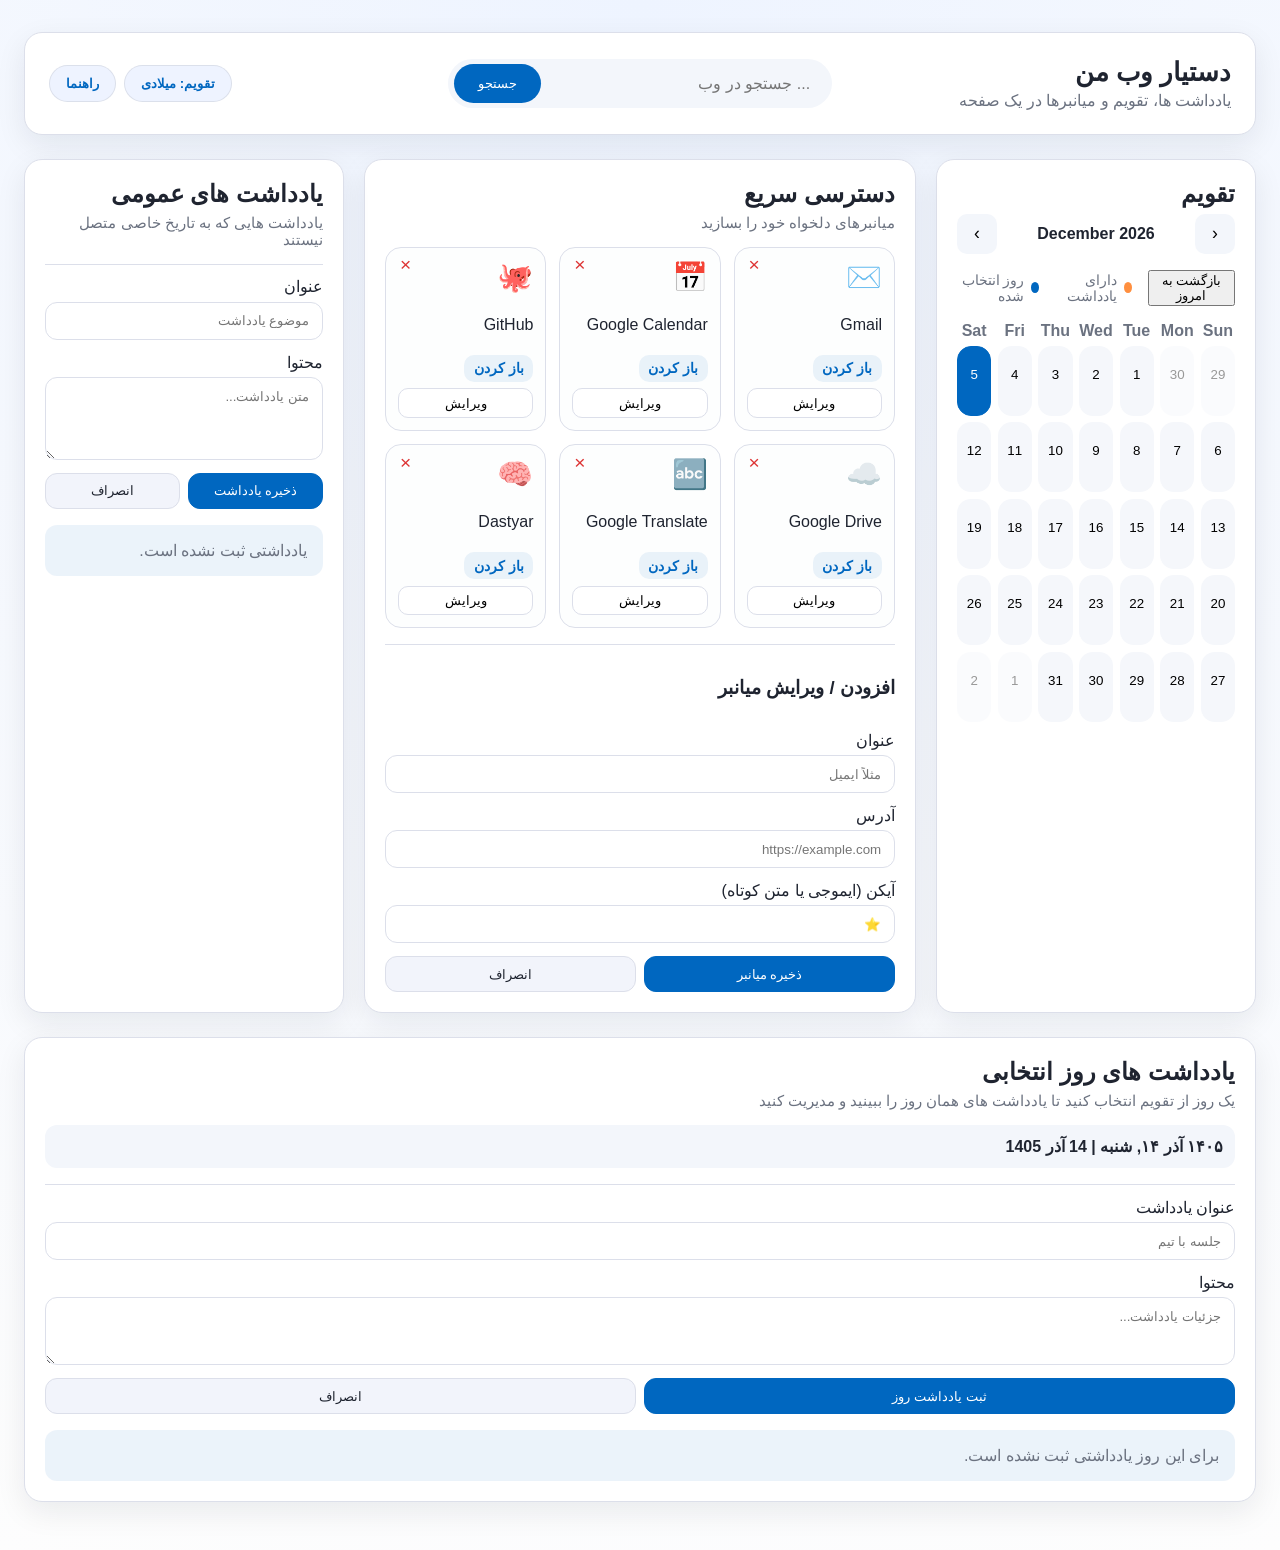
<file: web/index.html>
<!DOCTYPE html>
<html lang="fa" dir="rtl">
  <head>
    <meta charset="UTF-8" />
    <meta name="viewport" content="width=device-width, initial-scale=1.0" />
    <title>دستیار وب | Web Assistant</title>
    <link rel="stylesheet" href="../extension/shared/styles.css" />
    <script src="../extension/shared/app.js" defer></script>
  </head>
  <body>
    <div class="app-shell">
      <header class="app-header">
        <div class="branding">
          <h1>دستیار وب من</h1>
          <p>یادداشت ها، تقویم و میانبرها در یک صفحه</p>
        </div>
        <form id="search-form" class="search-form">
          <label for="search-input" class="sr-only">عبارت جستجو</label>
          <input
            id="search-input"
            type="search"
            placeholder="... جستجو در وب"
            autocomplete="off"
          />
          <button type="submit">جستجو</button>
        </form>
        <div class="header-actions">
          <button id="calendar-mode-toggle" type="button">
            تقویم: میلادی
          </button>
          <button id="open-help" type="button">راهنما</button>
        </div>
      </header>

      <main class="app-grid">
        <section class="panel calendar-panel" id="calendar-panel">
          <div class="panel-header">
            <h2>تقویم</h2>
            <div class="calendar-controls">
              <button data-action="prev-month" type="button" aria-label="ماه قبل">
                ‹
              </button>
              <div class="calendar-current">
                <span id="calendar-month">---</span>
                <span id="calendar-year"></span>
              </div>
              <button data-action="next-month" type="button" aria-label="ماه بعد">
                ›
              </button>
            </div>
          </div>
          <div class="calendar-meta">
            <button id="calendar-today-btn" type="button">بازگشت به امروز</button>
            <div class="calendar-legend">
              <span class="legend-item">
                <span class="dot dot-has-note"></span>
                دارای یادداشت
              </span>
              <span class="legend-item">
                <span class="dot dot-selected"></span>
                روز انتخاب شده
              </span>
            </div>
          </div>
          <div class="calendar-grid" id="calendar-grid" aria-live="polite"></div>
        </section>

        <section class="panel quick-access-panel" id="quick-access-panel">
          <div class="panel-header">
            <h2>دسترسی سریع</h2>
            <p class="panel-subtitle">میانبرهای دلخواه خود را بسازید</p>
          </div>
          <div class="quick-access-grid" id="quick-access-grid"></div>
          <form id="quick-access-form" class="stacked-form">
            <h3>افزودن / ویرایش میانبر</h3>
            <input type="hidden" id="quick-link-id" />
            <div class="form-field">
              <label for="quick-link-title">عنوان</label>
              <input id="quick-link-title" type="text" placeholder="مثلاً ایمیل" required />
            </div>
            <div class="form-field">
              <label for="quick-link-url">آدرس</label>
              <input
                id="quick-link-url"
                type="url"
                placeholder="https://example.com"
                required
              />
            </div>
            <div class="form-field">
              <label for="quick-link-icon">آیکن (ایموجی یا متن کوتاه)</label>
              <input id="quick-link-icon" type="text" maxlength="3" placeholder="⭐️" />
            </div>
            <div class="form-actions">
              <button type="submit">ذخیره میانبر</button>
              <button type="button" id="quick-link-cancel">انصراف</button>
            </div>
          </form>
        </section>

        <section class="panel notes-panel" id="notes-panel">
          <div class="panel-header">
            <h2>یادداشت های عمومی</h2>
            <p class="panel-subtitle">یادداشت هایی که به تاریخ خاصی متصل نیستند</p>
          </div>
          <form id="note-form" class="stacked-form">
            <input type="hidden" id="note-id" />
            <div class="form-field">
              <label for="note-title">عنوان</label>
              <input id="note-title" type="text" placeholder="موضوع یادداشت" required />
            </div>
            <div class="form-field">
              <label for="note-content">محتوا</label>
              <textarea id="note-content" rows="4" placeholder="متن یادداشت..." required></textarea>
            </div>
            <div class="form-actions">
              <button type="submit">ذخیره یادداشت</button>
              <button type="button" id="note-cancel">انصراف</button>
            </div>
          </form>
          <div class="notes-list" id="notes-list" aria-live="polite"></div>
        </section>
      </main>

      <section class="panel date-notes-panel" id="date-notes-panel">
        <div class="panel-header">
          <h2>یادداشت های روز انتخابی</h2>
          <p class="panel-subtitle">
            یک روز از تقویم انتخاب کنید تا یادداشت های همان روز را ببینید و مدیریت کنید
          </p>
        </div>
        <div class="selected-date" id="selected-date-label">هنوز تاریخی انتخاب نشده است</div>
        <form id="date-note-form" class="stacked-form" data-disabled="true">
          <input type="hidden" id="date-note-id" />
          <div class="form-field">
            <label for="date-note-title">عنوان یادداشت</label>
            <input id="date-note-title" type="text" placeholder="جلسه با تیم" required />
          </div>
          <div class="form-field">
            <label for="date-note-content">محتوا</label>
            <textarea id="date-note-content" rows="3" placeholder="جزئیات یادداشت..." required></textarea>
          </div>
          <div class="form-actions">
            <button type="submit">ثبت یادداشت روز</button>
            <button type="button" id="date-note-cancel">انصراف</button>
          </div>
        </form>
        <div class="notes-list" id="date-notes-list"></div>
      </section>
    </div>

    <template id="quick-link-template">
      <article class="quick-link-card">
        <button class="delete" title="حذف میانبر">&times;</button>
        <div class="icon"></div>
        <div class="details">
          <p class="title"></p>
          <a class="url" target="_blank" rel="noopener noreferrer">باز کردن</a>
        </div>
        <div class="card-actions">
          <button class="edit">ویرایش</button>
        </div>
      </article>
    </template>

    <template id="note-template">
      <article class="note-card">
        <div class="note-head">
          <h3></h3>
          <span class="timestamps"></span>
        </div>
        <p class="content"></p>
        <div class="card-actions">
          <button class="edit">ویرایش</button>
          <button class="delete">حذف</button>
        </div>
      </article>
    </template>
  </body>
</html>
</file>
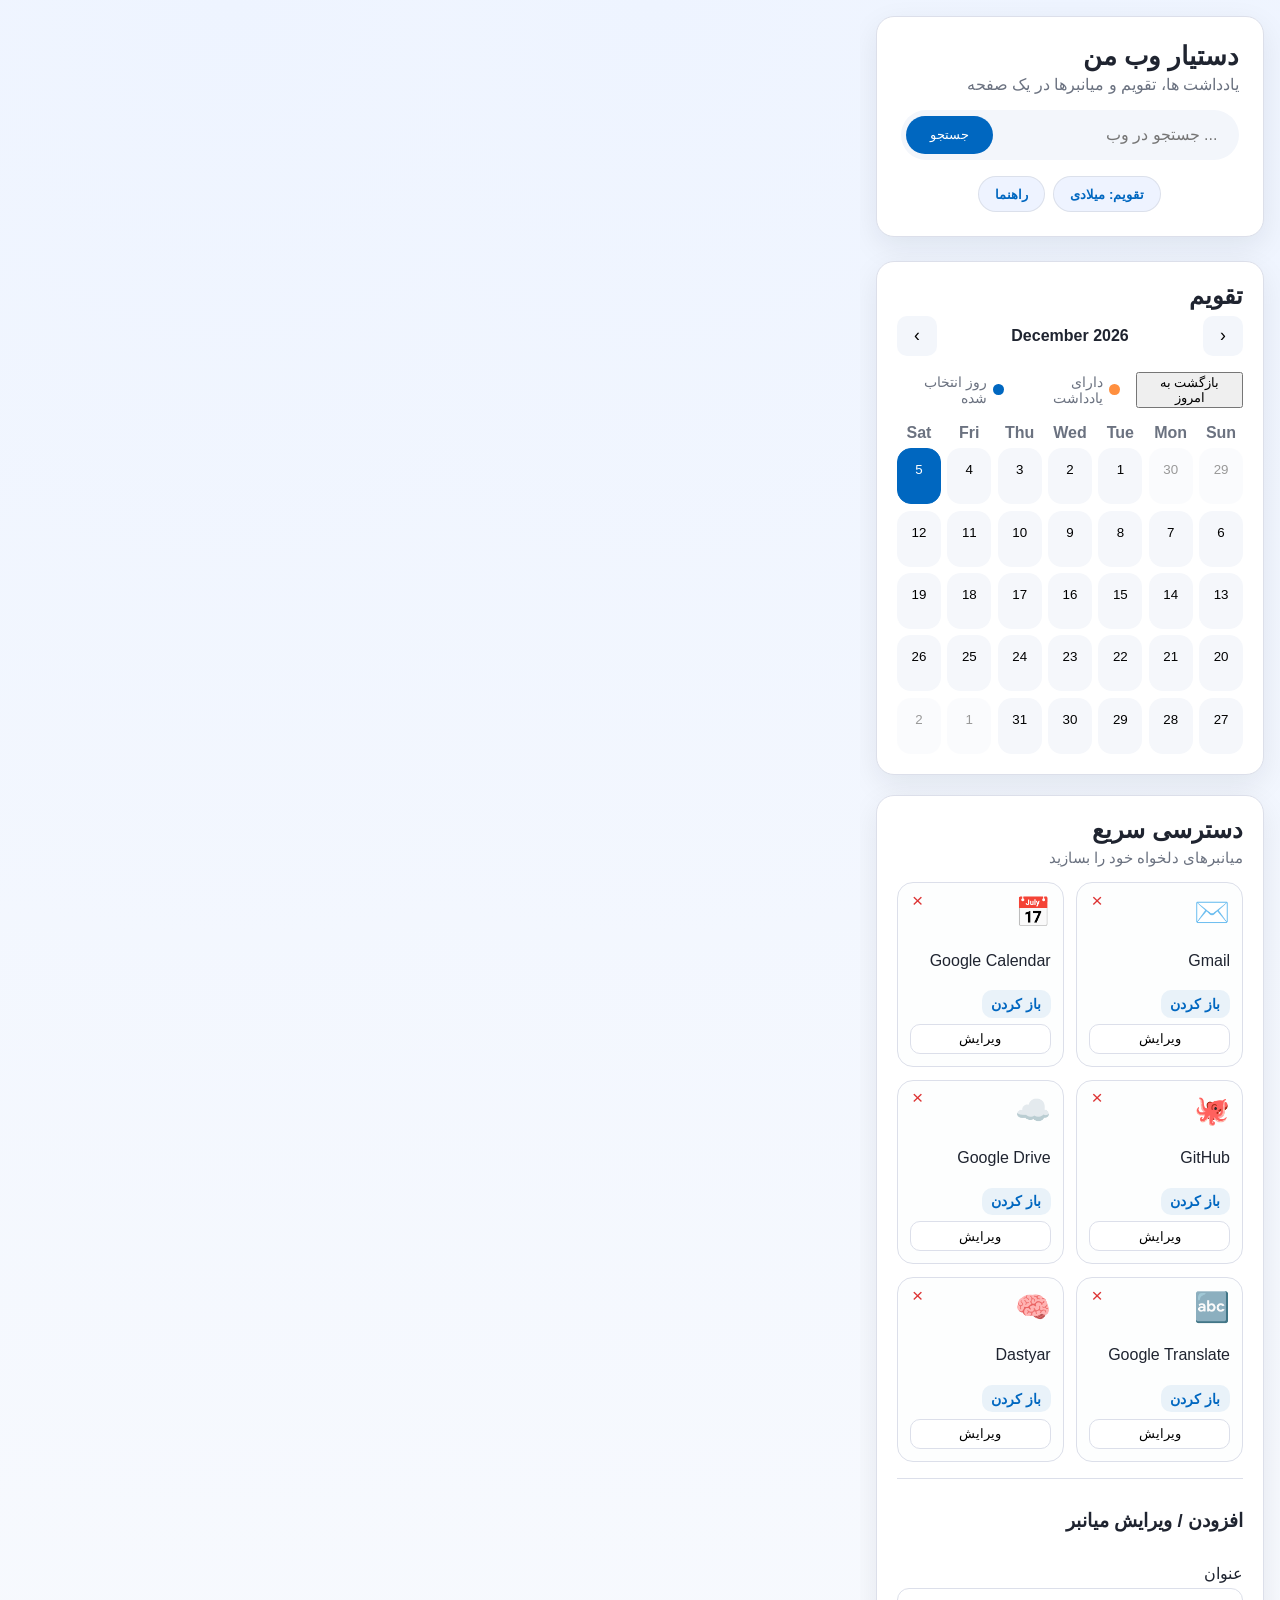
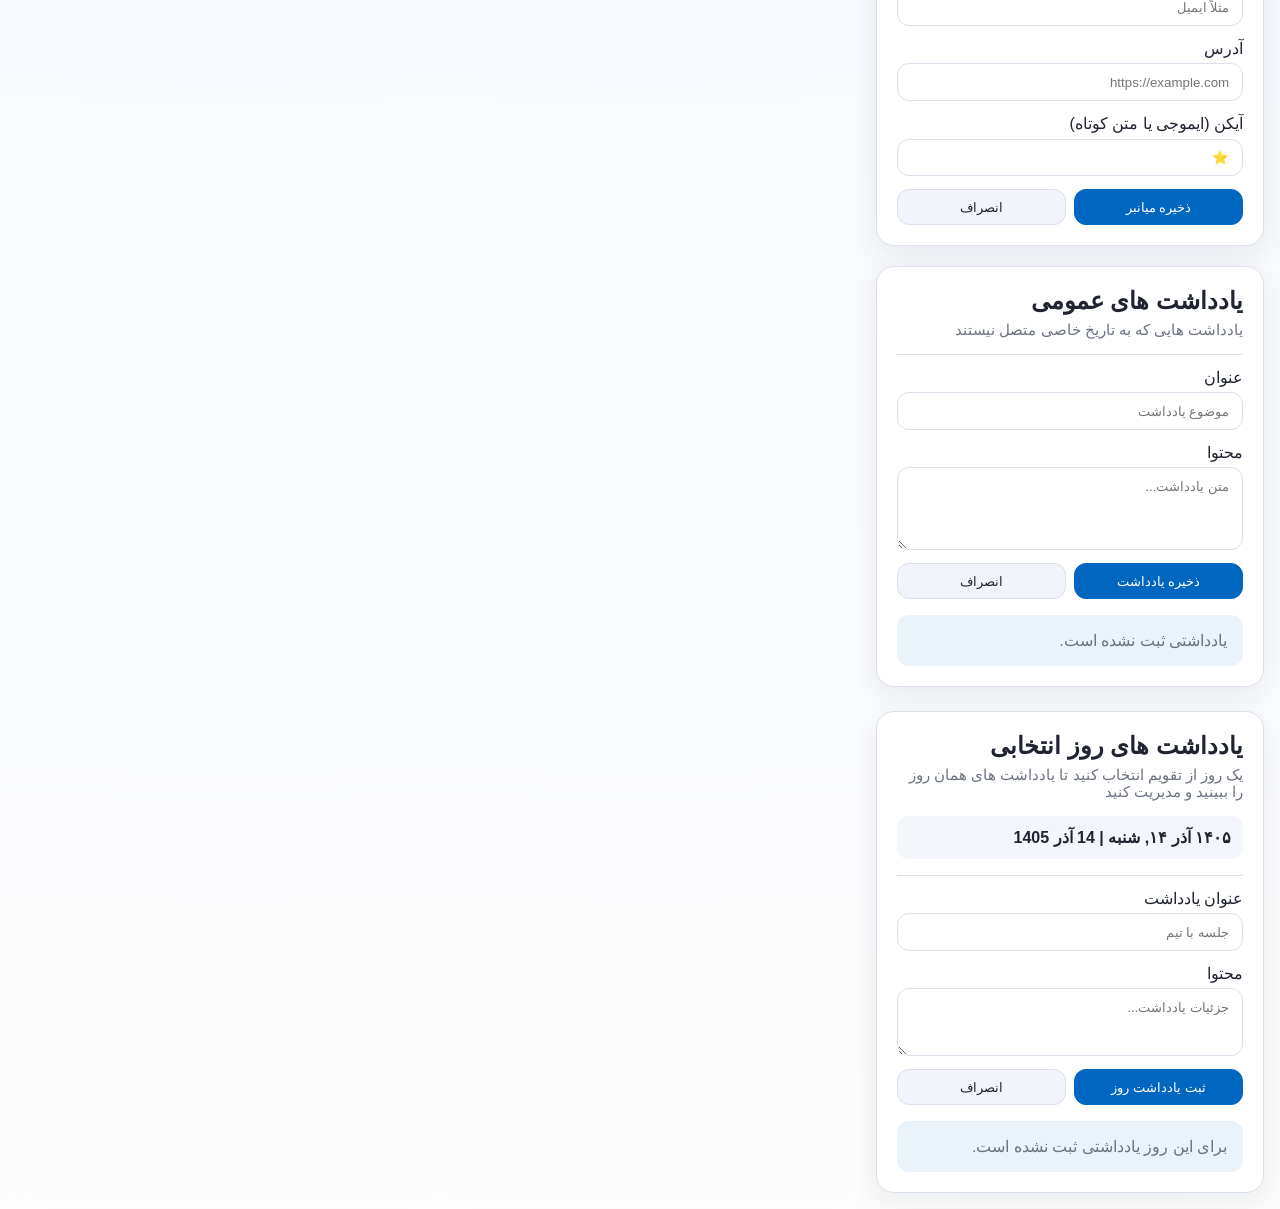
<file: extension/popup.html>
<!DOCTYPE html>
<html lang="fa" dir="rtl" class="is-extension">
  <head>
    <meta charset="UTF-8" />
    <meta name="viewport" content="width=device-width, initial-scale=1.0" />
    <title>دستیار وب</title>
    <link rel="stylesheet" href="shared/styles.css" />
    <script src="shared/app.js" defer></script>
  </head>
  <body>
    <div class="app-shell">
      <header class="app-header">
        <div class="branding">
          <h1>دستیار وب من</h1>
          <p>یادداشت ها، تقویم و میانبرها در یک صفحه</p>
        </div>
        <form id="search-form" class="search-form">
          <label for="search-input" class="sr-only">عبارت جستجو</label>
          <input
            id="search-input"
            type="search"
            placeholder="... جستجو در وب"
            autocomplete="off"
          />
          <button type="submit">جستجو</button>
        </form>
        <div class="header-actions">
          <button id="calendar-mode-toggle" type="button">
            تقویم: میلادی
          </button>
          <button id="open-help" type="button">راهنما</button>
        </div>
      </header>

      <main class="app-grid">
        <section class="panel calendar-panel" id="calendar-panel">
          <div class="panel-header">
            <h2>تقویم</h2>
            <div class="calendar-controls">
              <button data-action="prev-month" type="button" aria-label="ماه قبل">
                ‹
              </button>
              <div class="calendar-current">
                <span id="calendar-month">---</span>
                <span id="calendar-year"></span>
              </div>
              <button data-action="next-month" type="button" aria-label="ماه بعد">
                ›
              </button>
            </div>
          </div>
          <div class="calendar-meta">
            <button id="calendar-today-btn" type="button">بازگشت به امروز</button>
            <div class="calendar-legend">
              <span class="legend-item">
                <span class="dot dot-has-note"></span>
                دارای یادداشت
              </span>
              <span class="legend-item">
                <span class="dot dot-selected"></span>
                روز انتخاب شده
              </span>
            </div>
          </div>
          <div class="calendar-grid" id="calendar-grid" aria-live="polite"></div>
        </section>

        <section class="panel quick-access-panel" id="quick-access-panel">
          <div class="panel-header">
            <h2>دسترسی سریع</h2>
            <p class="panel-subtitle">میانبرهای دلخواه خود را بسازید</p>
          </div>
          <div class="quick-access-grid" id="quick-access-grid"></div>
          <form id="quick-access-form" class="stacked-form">
            <h3>افزودن / ویرایش میانبر</h3>
            <input type="hidden" id="quick-link-id" />
            <div class="form-field">
              <label for="quick-link-title">عنوان</label>
              <input id="quick-link-title" type="text" placeholder="مثلاً ایمیل" required />
            </div>
            <div class="form-field">
              <label for="quick-link-url">آدرس</label>
              <input
                id="quick-link-url"
                type="url"
                placeholder="https://example.com"
                required
              />
            </div>
            <div class="form-field">
              <label for="quick-link-icon">آیکن (ایموجی یا متن کوتاه)</label>
              <input id="quick-link-icon" type="text" maxlength="3" placeholder="⭐️" />
            </div>
            <div class="form-actions">
              <button type="submit">ذخیره میانبر</button>
              <button type="button" id="quick-link-cancel">انصراف</button>
            </div>
          </form>
        </section>

        <section class="panel notes-panel" id="notes-panel">
          <div class="panel-header">
            <h2>یادداشت های عمومی</h2>
            <p class="panel-subtitle">یادداشت هایی که به تاریخ خاصی متصل نیستند</p>
          </div>
          <form id="note-form" class="stacked-form">
            <input type="hidden" id="note-id" />
            <div class="form-field">
              <label for="note-title">عنوان</label>
              <input id="note-title" type="text" placeholder="موضوع یادداشت" required />
            </div>
            <div class="form-field">
              <label for="note-content">محتوا</label>
              <textarea id="note-content" rows="4" placeholder="متن یادداشت..." required></textarea>
            </div>
            <div class="form-actions">
              <button type="submit">ذخیره یادداشت</button>
              <button type="button" id="note-cancel">انصراف</button>
            </div>
          </form>
          <div class="notes-list" id="notes-list" aria-live="polite"></div>
        </section>
      </main>

      <section class="panel date-notes-panel" id="date-notes-panel">
        <div class="panel-header">
          <h2>یادداشت های روز انتخابی</h2>
          <p class="panel-subtitle">
            یک روز از تقویم انتخاب کنید تا یادداشت های همان روز را ببینید و مدیریت کنید
          </p>
        </div>
        <div class="selected-date" id="selected-date-label">هنوز تاریخی انتخاب نشده است</div>
        <form id="date-note-form" class="stacked-form" data-disabled="true">
          <input type="hidden" id="date-note-id" />
          <div class="form-field">
            <label for="date-note-title">عنوان یادداشت</label>
            <input id="date-note-title" type="text" placeholder="جلسه با تیم" required />
          </div>
          <div class="form-field">
            <label for="date-note-content">محتوا</label>
            <textarea id="date-note-content" rows="3" placeholder="جزئیات یادداشت..." required></textarea>
          </div>
          <div class="form-actions">
            <button type="submit">ثبت یادداشت روز</button>
            <button type="button" id="date-note-cancel">انصراف</button>
          </div>
        </form>
        <div class="notes-list" id="date-notes-list"></div>
      </section>
    </div>

    <template id="quick-link-template">
      <article class="quick-link-card">
        <button class="delete" title="حذف میانبر">&times;</button>
        <div class="icon"></div>
        <div class="details">
          <p class="title"></p>
          <a class="url" target="_blank" rel="noopener noreferrer">باز کردن</a>
        </div>
        <div class="card-actions">
          <button class="edit">ویرایش</button>
        </div>
      </article>
    </template>

    <template id="note-template">
      <article class="note-card">
        <div class="note-head">
          <h3></h3>
          <span class="timestamps"></span>
        </div>
        <p class="content"></p>
        <div class="card-actions">
          <button class="edit">ویرایش</button>
          <button class="delete">حذف</button>
        </div>
      </article>
    </template>
  </body>
</html>
</file>
<file: extension/shared/styles.css>
:root {
  color-scheme: light;
  --bg: #f6f7fb;
  --panel: #ffffff;
  --border: #dcdfea;
  --primary: #0067c0;
  --primary-light: rgba(0, 103, 192, 0.08);
  --text: #1f2430;
  --text-muted: #6b7280;
  --shadow: 0 10px 30px rgba(15, 23, 42, 0.08);
  font-family: "Vazirmatn", "IRANSans", "Segoe UI", sans-serif;
}

*,
*::before,
*::after {
  box-sizing: border-box;
}

body {
  margin: 0;
  min-height: 100vh;
  background: radial-gradient(circle at top, #eef4ff, #fdfdfd);
  color: var(--text);
}

/* Extension popup sizing: constrain to a comfortable width/height */
html.is-extension,
html.is-extension body {
  width: 420px;
  min-width: 420px;
  max-width: 420px;
  min-height: 620px;
  overflow-y: auto;
}

html.is-extension .app-shell {
  padding: 1rem;
}

html.is-extension .app-header {
  grid-template-columns: 1fr;
}

html.is-extension .header-actions {
  justify-content: center;
}

html.is-extension .app-grid {
  grid-template-columns: 1fr;
}

html.is-extension .calendar-cell {
  min-height: 56px;
}

.app-shell {
  max-width: 1280px;
  margin: 0 auto;
  padding: 2rem 1.5rem 3rem;
  display: flex;
  flex-direction: column;
  gap: 1.5rem;
}

.app-header {
  background: var(--panel);
  border: 1px solid var(--border);
  border-radius: 18px;
  padding: 1.5rem;
  display: grid;
  gap: 1rem;
  grid-template-columns: repeat(auto-fit, minmax(220px, 1fr));
  align-items: center;
  box-shadow: var(--shadow);
}

.branding h1 {
  margin: 0 0 0.25rem;
  font-size: 1.6rem;
}

.branding p {
  margin: 0;
  color: var(--text-muted);
}

.search-form {
  display: flex;
  gap: 0.5rem;
  background: #f3f6fb;
  border-radius: 999px;
  padding: 0.35rem;
}

.search-form input {
  flex: 1;
  border: none;
  background: transparent;
  padding: 0.65rem 1rem;
  font-size: 1rem;
  border-radius: 999px;
}

.search-form button {
  border: none;
  background: var(--primary);
  color: #fff;
  padding: 0.65rem 1.5rem;
  border-radius: 999px;
  cursor: pointer;
}

.header-actions {
  display: flex;
  gap: 0.5rem;
  justify-content: flex-end;
}

.header-actions button {
  border-radius: 999px;
  border: 1px solid rgba(0, 0, 0, 0.08);
  padding: 0.6rem 1rem;
  background: #eef3ff;
  color: var(--primary);
  cursor: pointer;
  font-weight: 600;
  transition: background 0.2s ease, color 0.2s ease;
}

.header-actions button:hover {
  background: var(--primary);
  color: #fff;
}

.app-grid {
  display: grid;
  grid-template-columns: 320px minmax(280px, 1fr) 320px;
  gap: 1.25rem;
}

.panel {
  background: var(--panel);
  border-radius: 18px;
  border: 1px solid var(--border);
  padding: 1.25rem;
  box-shadow: var(--shadow);
  display: flex;
  flex-direction: column;
  gap: 1rem;
}

.panel-header {
  display: flex;
  flex-direction: column;
  gap: 0.35rem;
}

.panel-header h2 {
  margin: 0;
}

.panel-subtitle {
  margin: 0;
  color: var(--text-muted);
  font-size: 0.92rem;
}

.calendar-controls {
  display: flex;
  align-items: center;
  justify-content: space-between;
  gap: 0.75rem;
}

.calendar-controls button {
  border: none;
  background: #f3f6fb;
  width: 2.5rem;
  height: 2.5rem;
  border-radius: 10px;
  cursor: pointer;
  font-size: 1.1rem;
}

.calendar-current {
  text-align: center;
  font-weight: 600;
}

.calendar-meta {
  display: flex;
  align-items: center;
  justify-content: space-between;
  gap: 1rem;
}

.calendar-legend {
  display: flex;
  gap: 1rem;
  font-size: 0.85rem;
  color: var(--text-muted);
}

.legend-item {
  display: flex;
  align-items: center;
  gap: 0.4rem;
}

.dot {
  width: 0.7rem;
  height: 0.7rem;
  border-radius: 50%;
  display: inline-block;
}

.dot-has-note {
  background: #ff8f3f;
}

.dot-selected {
  background: var(--primary);
}

.calendar-grid {
  display: grid;
  grid-template-columns: repeat(7, minmax(0, 1fr));
  gap: 0.4rem;
}

.weekday {
  text-align: center;
  font-weight: 600;
  color: var(--text-muted);
}

.calendar-cell {
  border: none;
  border-radius: 14px;
  padding: 0.65rem 0.35rem;
  min-height: 70px;
  background: #f5f7fb;
  display: flex;
  flex-direction: column;
  align-items: center;
  justify-content: center;
  gap: 0.4rem;
  cursor: pointer;
  position: relative;
  transition: transform 0.15s ease, background 0.15s ease;
}

.calendar-cell:hover {
  transform: translateY(-2px);
}

.calendar-cell.muted {
  opacity: 0.4;
}

.calendar-cell.today {
  border: 1px solid var(--primary);
}

.calendar-cell.selected {
  background: var(--primary);
  color: #fff;
}

.calendar-cell.has-note .note-dot {
  background: #ff8f3f;
  opacity: 1;
}

.note-dot {
  width: 0.4rem;
  height: 0.4rem;
  border-radius: 50%;
  background: transparent;
}

.quick-access-grid {
  display: grid;
  grid-template-columns: repeat(auto-fill, minmax(140px, 1fr));
  gap: 0.8rem;
}

.quick-link-card {
  position: relative;
  border: 1px solid var(--border);
  border-radius: 16px;
  padding: 0.75rem;
  display: flex;
  flex-direction: column;
  gap: 0.4rem;
  background: #fdfefe;
}

.quick-link-card .delete {
  position: absolute;
  top: 0.35rem;
  left: 0.5rem;
  border: none;
  background: transparent;
  color: #d33;
  font-size: 1.2rem;
  cursor: pointer;
}

.quick-link-card .icon {
  font-size: 1.8rem;
}

.quick-link-card .url {
  display: inline-flex;
  align-items: center;
  justify-content: center;
  gap: 0.3rem;
  margin-top: 0.3rem;
  padding: 0.35rem 0.6rem;
  border-radius: 10px;
  font-size: 0.88rem;
  font-weight: 600;
  color: var(--primary);
  background: var(--primary-light);
  text-decoration: none;
}

.card-actions {
  display: flex;
  gap: 0.4rem;
}

.card-actions button {
  flex: 1;
  border: 1px solid var(--border);
  border-radius: 10px;
  background: var(--panel);
  cursor: pointer;
  padding: 0.4rem;
}

.stacked-form {
  display: flex;
  flex-direction: column;
  gap: 0.8rem;
  border-top: 1px solid var(--border);
  padding-top: 0.8rem;
}

.form-field {
  display: flex;
  flex-direction: column;
  gap: 0.35rem;
}

.form-field input,
.form-field textarea {
  border: 1px solid var(--border);
  border-radius: 12px;
  padding: 0.65rem 0.8rem;
  font-family: inherit;
  background: #fff;
  color: var(--text);
}

.form-actions {
  display: flex;
  gap: 0.5rem;
}

.form-actions button {
  flex: 1;
  border-radius: 12px;
  padding: 0.6rem 1rem;
  cursor: pointer;
  border: 1px solid transparent;
}

.form-actions button[type="submit"] {
  background: var(--primary);
  color: #fff;
  border-color: var(--primary);
}

.form-actions button[type="button"] {
  border-color: var(--border);
  background: #f2f4fb;
  color: var(--text);
}

.notes-list {
  display: flex;
  flex-direction: column;
  gap: 0.65rem;
}

.note-card {
  border: 1px solid var(--border);
  border-radius: 16px;
  padding: 0.8rem;
  display: flex;
  flex-direction: column;
  gap: 0.5rem;
}

.note-head {
  display: flex;
  align-items: baseline;
  justify-content: space-between;
  gap: 0.5rem;
}

.note-head h3 {
  margin: 0;
  font-size: 1.05rem;
}

.note-head .timestamps {
  font-size: 0.8rem;
  color: var(--text-muted);
}

.note-card .content {
  margin: 0;
  color: #1f2937;
  line-height: 1.5;
}

.empty-placeholder {
  margin: 0;
  padding: 1rem;
  border-radius: 12px;
  background: var(--primary-light);
  color: var(--text-muted);
}

.selected-date {
  font-weight: 600;
  padding: 0.75rem;
  border-radius: 12px;
  background: #f3f6fb;
}

.date-notes-panel form[data-disabled="true"] {
  pointer-events: none;
  opacity: 0.6;
}

.sr-only {
  position: absolute;
  width: 1px;
  height: 1px;
  padding: 0;
  margin: -1px;
  overflow: hidden;
  clip: rect(0, 0, 0, 0);
  border: 0;
}

@media (max-width: 1100px) {
  .app-grid {
    grid-template-columns: repeat(2, minmax(0, 1fr));
  }
}

@media (max-width: 840px) {
  .app-header {
    grid-template-columns: 1fr;
    text-align: center;
  }

  .header-actions {
    justify-content: center;
  }

  .app-grid {
    grid-template-columns: 1fr;
  }
}

@media (max-width: 520px) {
  .app-shell {
    padding: 1.5rem 1rem;
  }

  .calendar-grid {
    gap: 0.25rem;
  }

  .calendar-cell {
    min-height: 60px;
  }
}
</file>
